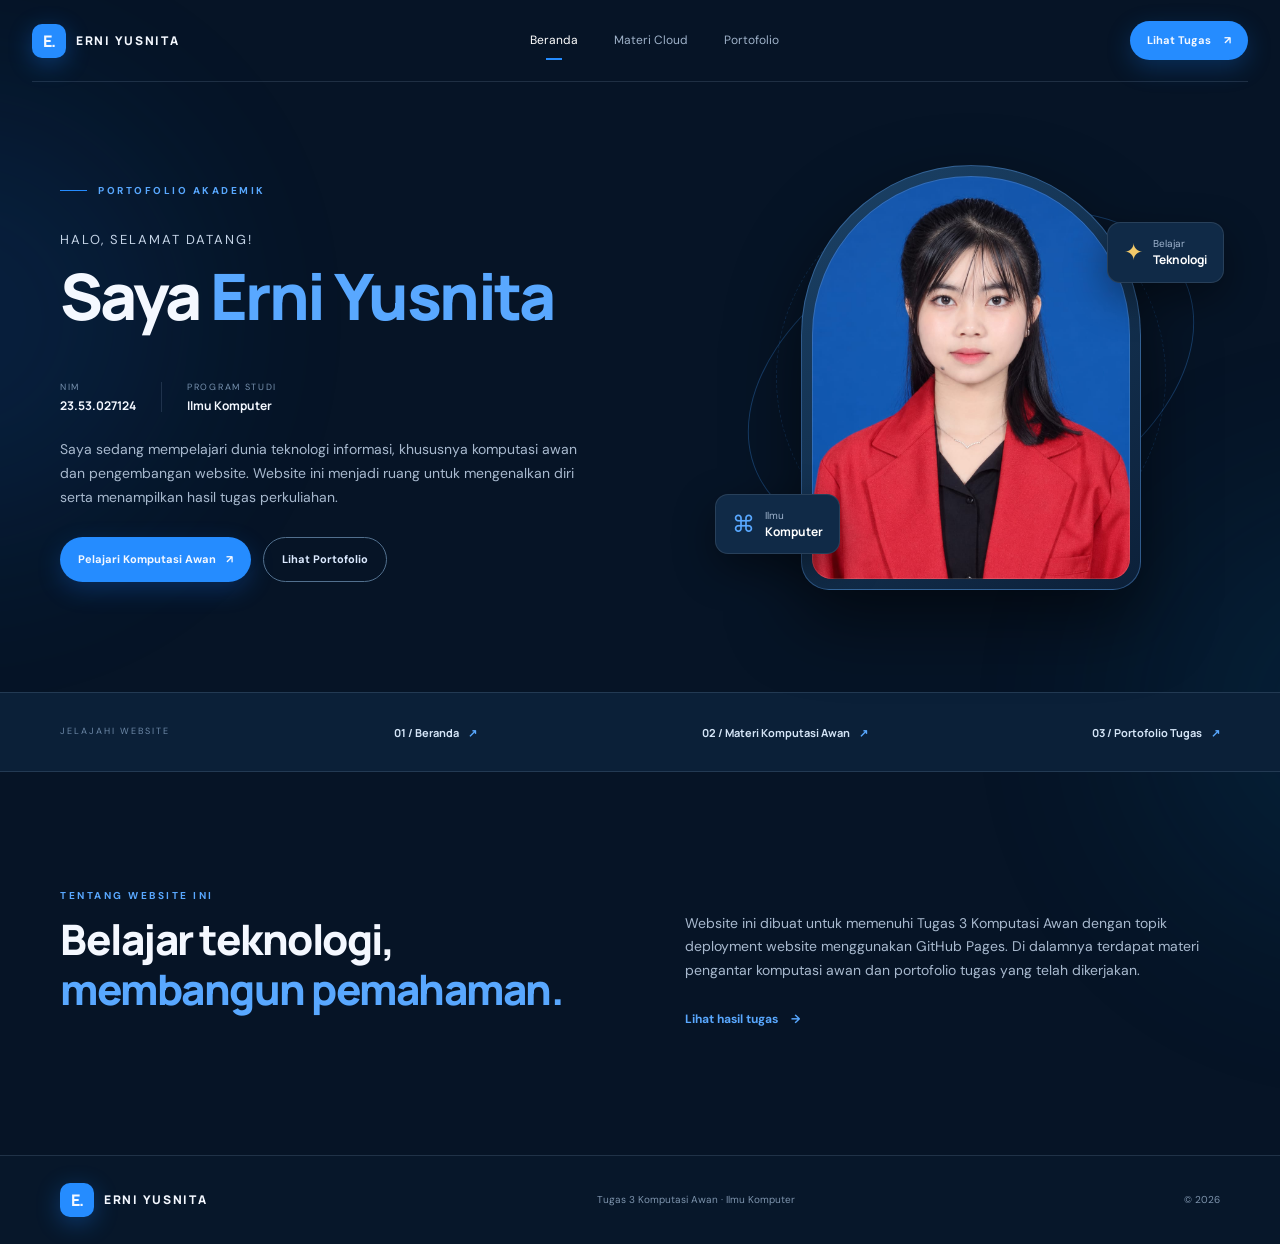
<file: index.html>
<head>
  <meta charset="UTF-8">
  <meta name="viewport" content="width=device-width, initial-scale=1.0">
  <meta name="description" content="Portofolio akademik Erni Yusnita, mahasiswa Ilmu Komputer.">
  <title>Erni Yusnita | Personal Portfolio</title>
  <link rel="preconnect" href="https://fonts.googleapis.com">
  <link rel="preconnect" href="https://fonts.gstatic.com" crossorigin>
  <link href="https://fonts.googleapis.com/css2?family=DM+Sans:wght@400;500;600;700&family=Manrope:wght@400;500;600;700;800&display=swap" rel="stylesheet">
  <link rel="stylesheet" href="assets/css/style.css">
</head>
<body>
  <div class="page-glow glow-one"></div><div class="page-glow glow-two"></div>
  <header class="site-header">
    <a class="brand" href="index.html"><span class="brand-mark">E.</span><span>ERNI YUSNITA</span></a>
    <button class="menu-toggle" aria-label="Buka navigasi" aria-expanded="false"><span></span><span></span><span></span></button>
    <nav class="nav-links" aria-label="Navigasi utama">
      <a class="active" href="index.html">Beranda</a>
      <a href="materi.html">Materi Cloud</a>
      <a href="portofolio.html">Portofolio</a>
    </nav>
    <a class="header-cta" href="portofolio.html">Lihat Tugas <span>↗</span></a>
  </header>

  <main>
    <section class="hero section-wrap">
      <div class="hero-copy reveal">
        <p class="eyebrow"><span class="eyebrow-line"></span> PORTOFOLIO AKADEMIK</p>
        <p class="hero-kicker">HALO, SELAMAT DATANG!</p>
        <h1>Saya <span>Erni Yusnita</span></h1>
        <div class="hero-meta">
          <div><span class="meta-label">NIM</span><strong>23.53.027124</strong></div>
          <div class="meta-divider"></div>
          <div><span class="meta-label">PROGRAM STUDI</span><strong>Ilmu Komputer</strong></div>
        </div>
        <p class="hero-description">Saya sedang mempelajari dunia teknologi informasi, khususnya komputasi awan dan pengembangan website. Website ini menjadi ruang untuk mengenalkan diri serta menampilkan hasil tugas perkuliahan.</p>
        <div class="hero-actions">
          <a class="button button-primary" href="materi.html">Pelajari Komputasi Awan <span>↗</span></a>
          <a class="button button-ghost" href="portofolio.html">Lihat Portofolio</a>
        </div>
      </div>
      <div class="hero-visual reveal">
        <div class="orbit orbit-large"></div><div class="orbit orbit-small"></div>
        <div class="portrait-frame">
          <img src="assets/images/foto-erni.jpeg" alt="Foto Erni Yusnita">
        </div>
        <div class="floating-note note-top"><span class="note-icon">✦</span><span>Belajar<br><strong>Teknologi</strong></span></div>
        <div class="floating-note note-bottom"><span class="note-icon note-icon-blue">⌘</span><span>Ilmu<br><strong>Komputer</strong></span></div>
      </div>
    </section>
    <section class="quick-strip">
      <div class="section-wrap strip-inner">
        <span>JELAJAHI WEBSITE</span>
        <a href="index.html">01 / Beranda <b>↗</b></a>
        <a href="materi.html">02 / Materi Komputasi Awan <b>↗</b></a>
        <a href="portofolio.html">03 / Portofolio Tugas <b>↗</b></a>
      </div>
    </section>

    <section class="intro-section section-wrap reveal">
      <div class="section-heading">
        <p class="eyebrow">TENTANG WEBSITE INI</p>
        <h2>Belajar teknologi,<br><span>membangun pemahaman.</span></h2>
      </div>
      <div class="intro-text">
        <p>Website ini dibuat untuk memenuhi Tugas 3 Komputasi Awan dengan topik deployment website menggunakan GitHub Pages. Di dalamnya terdapat materi pengantar komputasi awan dan portofolio tugas yang telah dikerjakan.</p>
        <a class="text-link" href="portofolio.html">Lihat hasil tugas <span>→</span></a>
      </div>
    </section>
  </main>

  <footer class="site-footer">
    <div class="section-wrap footer-inner"><a class="brand" href="index.html"><span class="brand-mark">E.</span><span>ERNI YUSNITA</span></a><p>Tugas 3 Komputasi Awan · Ilmu Komputer</p><span>© 2026</span></div>
  </footer>
  <script src="assets/js/main.js"></script>
</body>
</html>
</file>
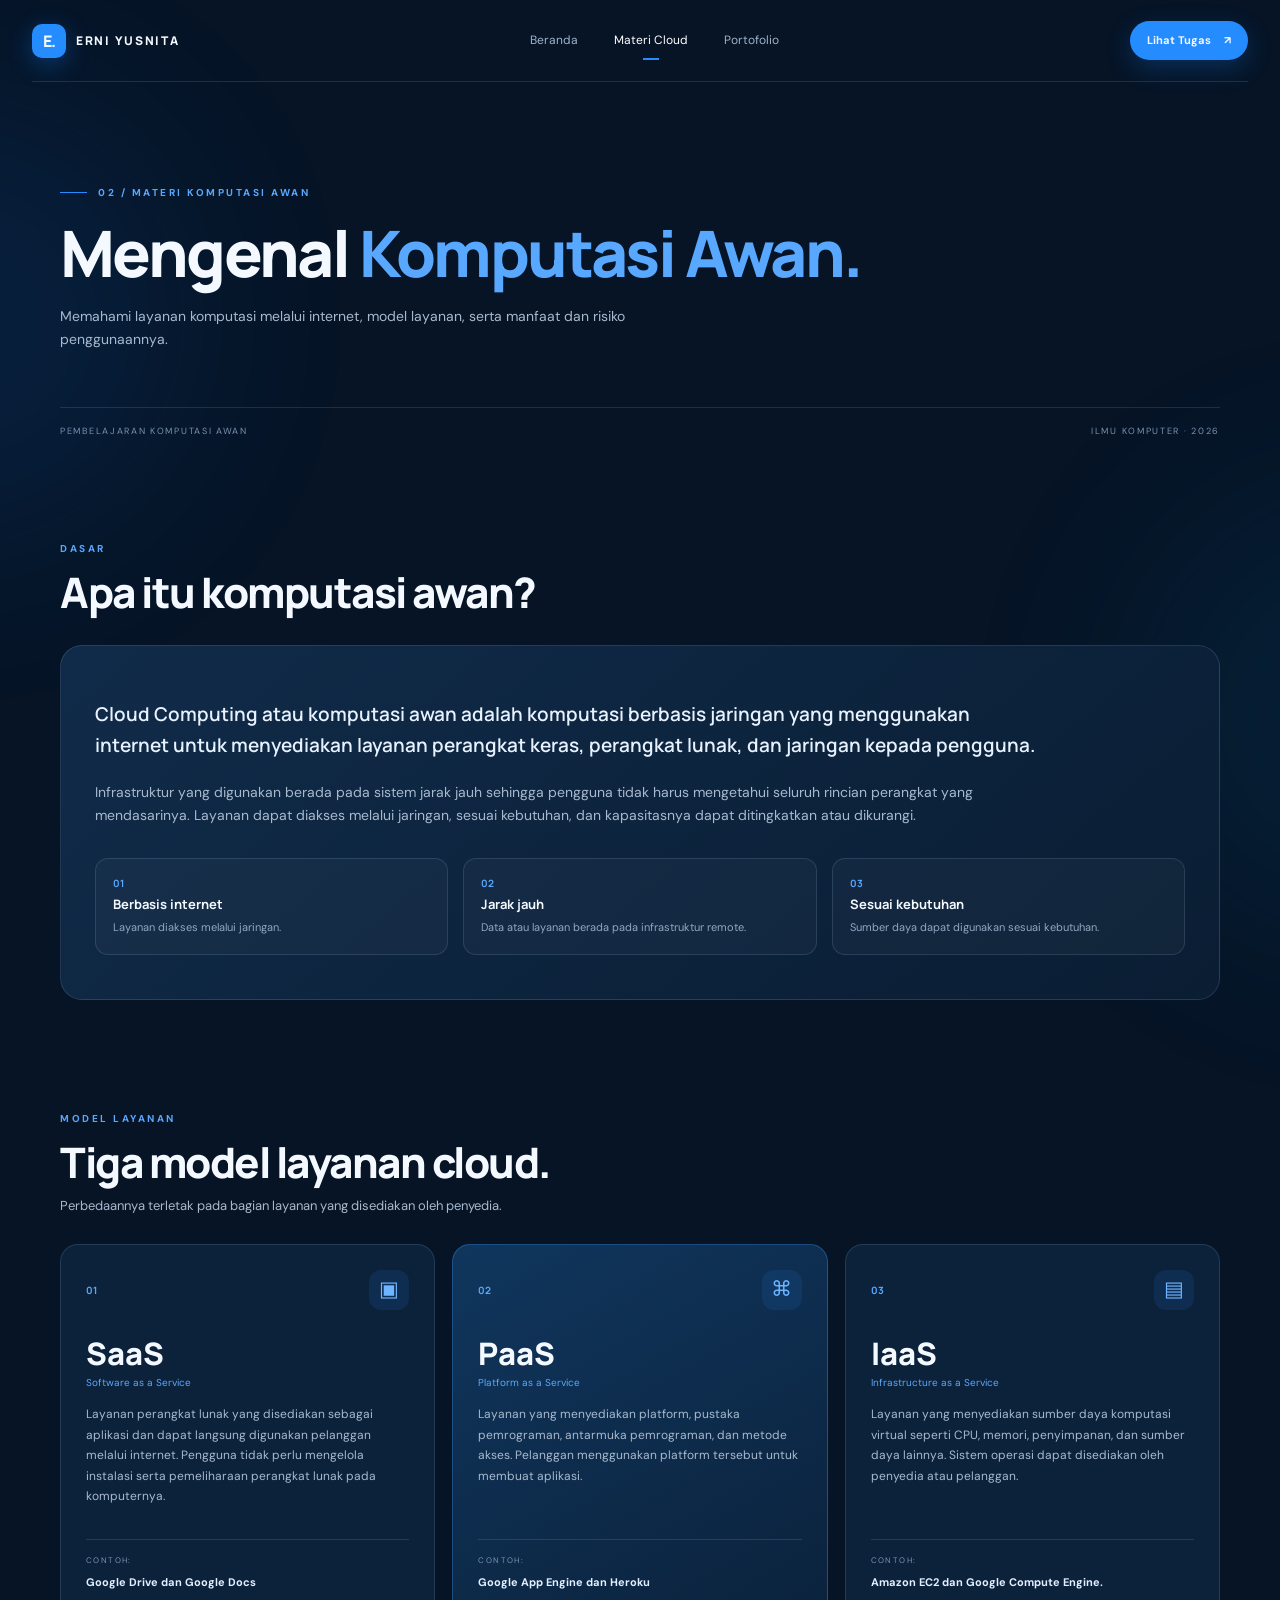
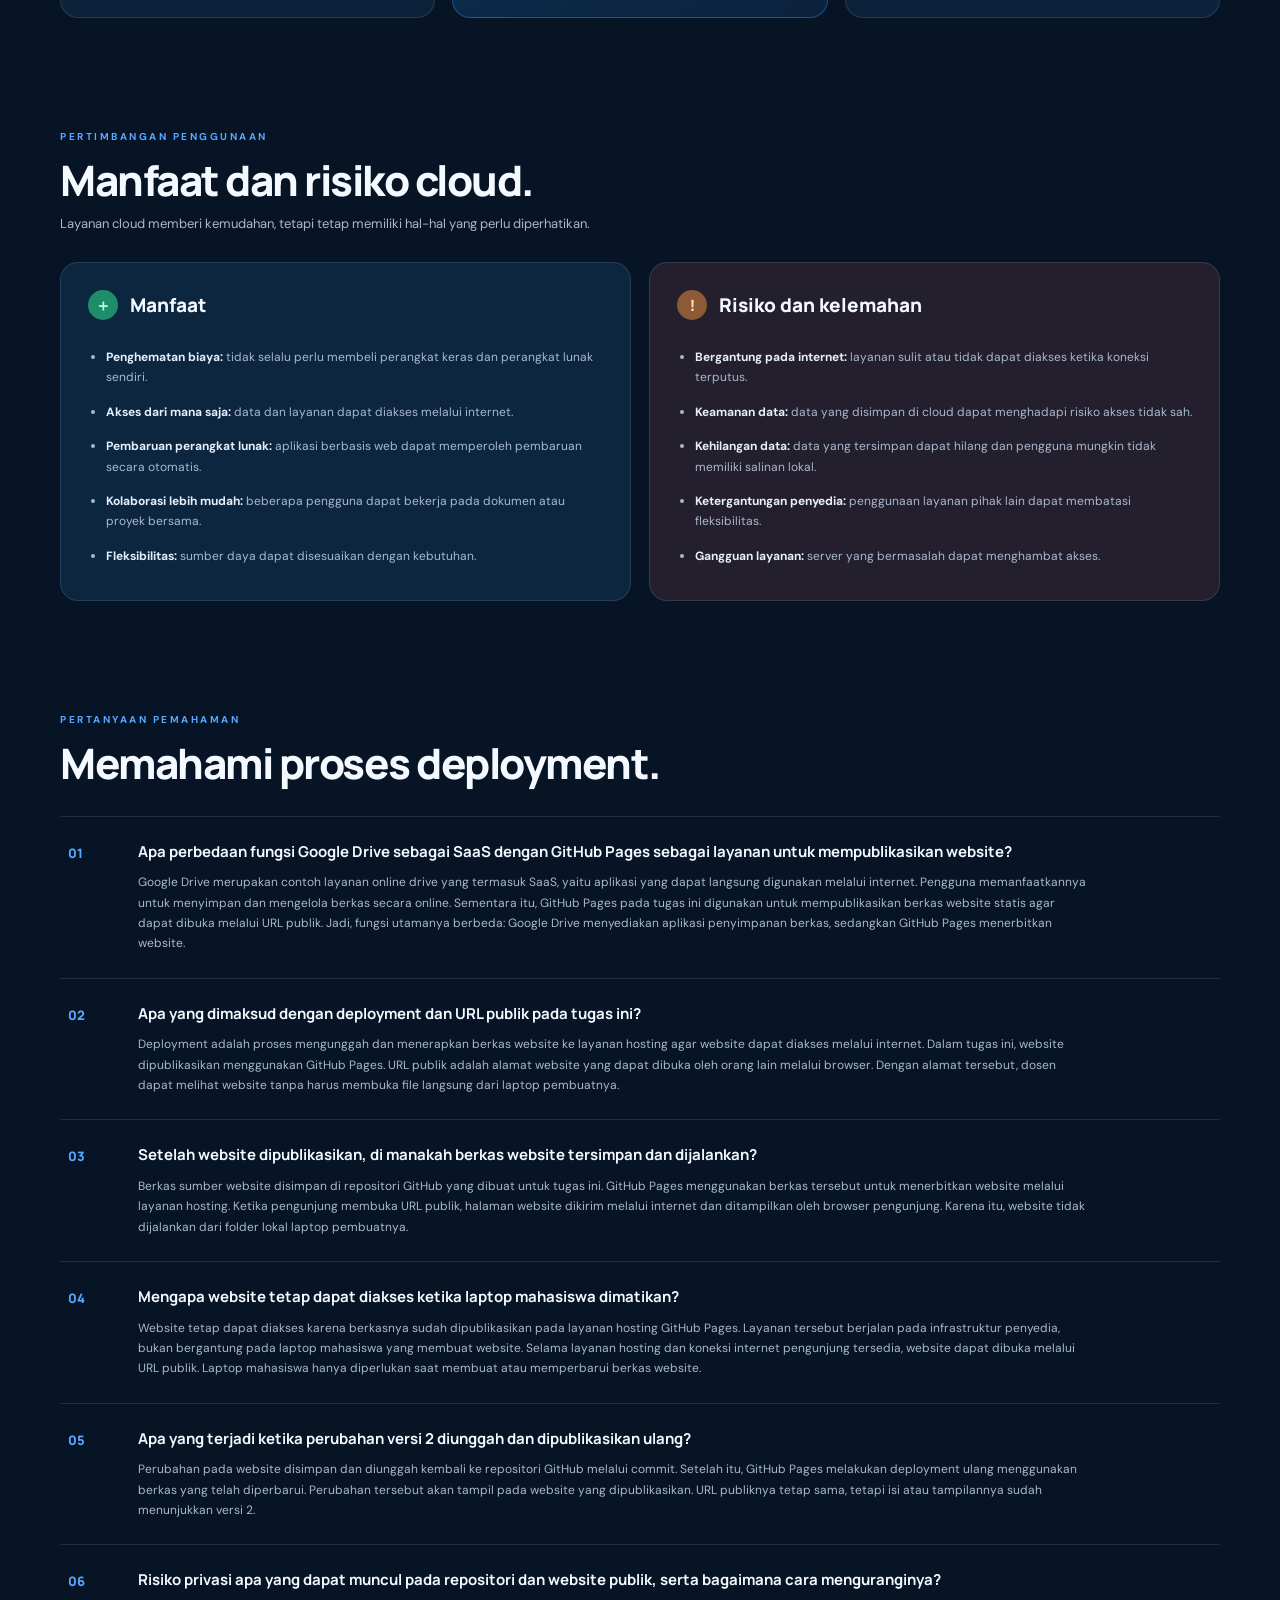
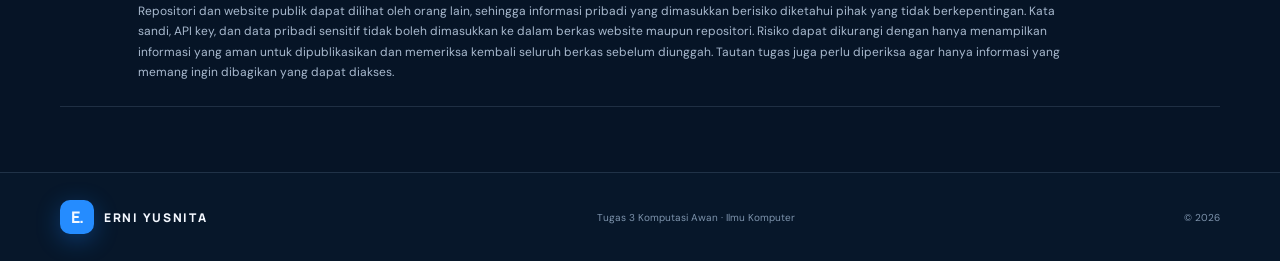
<file: materi.html>
<head>
  <meta charset="UTF-8"><meta name="viewport" content="width=device-width, initial-scale=1.0">
  <meta name="description" content="Materi komputasi awan, model layanan, manfaat, dan risiko.">
  <title>Materi Komputasi Awan | Erni Yusnita</title>
  <link rel="preconnect" href="https://fonts.googleapis.com"><link rel="preconnect" href="https://fonts.gstatic.com" crossorigin>
  <link href="https://fonts.googleapis.com/css2?family=DM+Sans:wght@400;500;600;700&family=Manrope:wght@400;500;600;700;800&display=swap" rel="stylesheet">
  <link rel="stylesheet" href="assets/css/style.css">
</head>
<body>
  <div class="page-glow glow-one"></div><div class="page-glow glow-two"></div>
  <header class="site-header">
    <a class="brand" href="index.html"><span class="brand-mark">E.</span><span>ERNI YUSNITA</span></a>
    <button class="menu-toggle" aria-label="Buka navigasi" aria-expanded="false"><span></span><span></span><span></span></button>
    <nav class="nav-links" aria-label="Navigasi utama"><a href="index.html">Beranda</a><a class="active" href="materi.html">Materi Cloud</a><a href="portofolio.html">Portofolio</a></nav>
    <a class="header-cta" href="portofolio.html">Lihat Tugas <span>↗</span></a>
  </header>
  <main>
    <section class="page-hero section-wrap reveal">
      <p class="eyebrow"><span class="eyebrow-line"></span> 02 / MATERI KOMPUTASI AWAN</p>
      <h1>Mengenal <span>Komputasi Awan.</span></h1>
      <p>Memahami layanan komputasi melalui internet, model layanan, serta manfaat dan risiko penggunaannya.</p>
      <div class="page-hero-line"><span>PEMBELAJARAN KOMPUTASI AWAN</span><span>ILMU KOMPUTER · 2026</span></div>
    </section>

    <section class="content-section section-wrap reveal">
      <div class="section-heading"><p class="eyebrow">DASAR</p><h2>Apa itu komputasi awan?</h2></div>
      <div class="content-panel">
        <p class="lead-text">Cloud Computing atau komputasi awan adalah komputasi berbasis jaringan yang menggunakan internet untuk menyediakan layanan perangkat keras, perangkat lunak, dan jaringan kepada pengguna.</p>
        <p>Infrastruktur yang digunakan berada pada sistem jarak jauh sehingga pengguna tidak harus mengetahui seluruh rincian perangkat yang mendasarinya. Layanan dapat diakses melalui jaringan, sesuai kebutuhan, dan kapasitasnya dapat ditingkatkan atau dikurangi.</p>
        <div class="fact-row"><div><span class="fact-number">01</span><strong>Berbasis internet</strong><small>Layanan diakses melalui jaringan.</small></div><div><span class="fact-number">02</span><strong>Jarak jauh</strong><small>Data atau layanan berada pada infrastruktur remote.</small></div><div><span class="fact-number">03</span><strong>Sesuai kebutuhan</strong><small>Sumber daya dapat digunakan sesuai kebutuhan.</small></div></div>
      </div>
    </section>

    <section class="content-section section-wrap reveal">
      <div class="section-heading"><p class="eyebrow">MODEL LAYANAN</p><h2>Tiga model layanan cloud.</h2><p class="section-subtitle">Perbedaannya terletak pada bagian layanan yang disediakan oleh penyedia.</p></div>
      <div class="service-grid">
        <article class="service-card"><div class="service-top"><span class="service-index">01</span><span class="service-symbol">▣</span></div><h3>SaaS</h3><p class="service-full">Software as a Service</p><p>Layanan perangkat lunak yang disediakan sebagai aplikasi dan dapat langsung digunakan pelanggan melalui internet. Pengguna tidak perlu mengelola instalasi serta pemeliharaan perangkat lunak pada komputernya.</p><div class="example-box"><span>CONTOH:</span><strong>Google Drive dan Google Docs</strong></div></article>
        <article class="service-card featured"><div class="service-top"><span class="service-index">02</span><span class="service-symbol">⌘</span></div><h3>PaaS</h3><p class="service-full">Platform as a Service</p><p>Layanan yang menyediakan platform, pustaka pemrograman, antarmuka pemrograman, dan metode akses. Pelanggan menggunakan platform tersebut untuk membuat aplikasi.</p><div class="example-box"><span>CONTOH:</span><strong>Google App Engine dan Heroku</strong></div></article>
        <article class="service-card"><div class="service-top"><span class="service-index">03</span><span class="service-symbol">▤</span></div><h3>IaaS</h3><p class="service-full">Infrastructure as a Service</p><p>Layanan yang menyediakan sumber daya komputasi virtual seperti CPU, memori, penyimpanan, dan sumber daya lainnya. Sistem operasi dapat disediakan oleh penyedia atau pelanggan.</p><div class="example-box"><span>CONTOH:</span><strong>Amazon EC2 dan Google Compute Engine.</strong></div></article>
      </div>
    </section>

    <section class="content-section section-wrap reveal">
      <div class="section-heading"><p class="eyebrow">PERTIMBANGAN PENGGUNAAN</p><h2>Manfaat dan risiko cloud.</h2><p class="section-subtitle">Layanan cloud memberi kemudahan, tetapi tetap memiliki hal-hal yang perlu diperhatikan.</p></div>
      <div class="pros-cons">
        <article class="pros-card"><div class="pros-title"><span class="round-icon">＋</span><h3>Manfaat</h3></div><ul><li><strong>Penghematan biaya:</strong> tidak selalu perlu membeli perangkat keras dan perangkat lunak sendiri.</li><li><strong>Akses dari mana saja:</strong> data dan layanan dapat diakses melalui internet.</li><li><strong>Pembaruan perangkat lunak:</strong> aplikasi berbasis web dapat memperoleh pembaruan secara otomatis.</li><li><strong>Kolaborasi lebih mudah:</strong> beberapa pengguna dapat bekerja pada dokumen atau proyek bersama.</li><li><strong>Fleksibilitas:</strong> sumber daya dapat disesuaikan dengan kebutuhan.</li></ul></article>
        <article class="cons-card"><div class="pros-title"><span class="round-icon warning">!</span><h3>Risiko dan kelemahan</h3></div><ul><li><strong>Bergantung pada internet:</strong> layanan sulit atau tidak dapat diakses ketika koneksi terputus.</li><li><strong>Keamanan data:</strong> data yang disimpan di cloud dapat menghadapi risiko akses tidak sah.</li><li><strong>Kehilangan data:</strong> data yang tersimpan dapat hilang dan pengguna mungkin tidak memiliki salinan lokal.</li><li><strong>Ketergantungan penyedia:</strong> penggunaan layanan pihak lain dapat membatasi fleksibilitas.</li><li><strong>Gangguan layanan:</strong> server yang bermasalah dapat menghambat akses.</li></ul></article>
      </div>
    </section>

    <section class="content-section section-wrap reveal">
      <div class="section-heading"><p class="eyebrow">PERTANYAAN PEMAHAMAN</p><h2>Memahami proses deployment.</h2></div>
      <div class="qa-list">
        <article class="qa-item"><span>01</span><div><h3>Apa perbedaan fungsi Google Drive sebagai SaaS dengan GitHub Pages sebagai layanan untuk mempublikasikan website?</h3><p>Google Drive merupakan contoh layanan online drive yang termasuk SaaS, yaitu aplikasi yang dapat langsung digunakan melalui internet. Pengguna memanfaatkannya untuk menyimpan dan mengelola berkas secara online. Sementara itu, GitHub Pages pada tugas ini digunakan untuk mempublikasikan berkas website statis agar dapat dibuka melalui URL publik. Jadi, fungsi utamanya berbeda: Google Drive menyediakan aplikasi penyimpanan berkas, sedangkan GitHub Pages menerbitkan website.</p></div></article>
        <article class="qa-item"><span>02</span><div><h3>Apa yang dimaksud dengan deployment dan URL publik pada tugas ini?</h3><p>Deployment adalah proses mengunggah dan menerapkan berkas website ke layanan hosting agar website dapat diakses melalui internet. Dalam tugas ini, website dipublikasikan menggunakan GitHub Pages. URL publik adalah alamat website yang dapat dibuka oleh orang lain melalui browser. Dengan alamat tersebut, dosen dapat melihat website tanpa harus membuka file langsung dari laptop pembuatnya.</p></div></article>
        <article class="qa-item"><span>03</span><div><h3>Setelah website dipublikasikan, di manakah berkas website tersimpan dan dijalankan?</h3><p>Berkas sumber website disimpan di repositori GitHub yang dibuat untuk tugas ini. GitHub Pages menggunakan berkas tersebut untuk menerbitkan website melalui layanan hosting. Ketika pengunjung membuka URL publik, halaman website dikirim melalui internet dan ditampilkan oleh browser pengunjung. Karena itu, website tidak dijalankan dari folder lokal laptop pembuatnya.</p></div></article>
        <article class="qa-item"><span>04</span><div><h3>Mengapa website tetap dapat diakses ketika laptop mahasiswa dimatikan?</h3><p>Website tetap dapat diakses karena berkasnya sudah dipublikasikan pada layanan hosting GitHub Pages. Layanan tersebut berjalan pada infrastruktur penyedia, bukan bergantung pada laptop mahasiswa yang membuat website. Selama layanan hosting dan koneksi internet pengunjung tersedia, website dapat dibuka melalui URL publik. Laptop mahasiswa hanya diperlukan saat membuat atau memperbarui berkas website.</p></div></article>
        <article class="qa-item"><span>05</span><div><h3>Apa yang terjadi ketika perubahan versi 2 diunggah dan dipublikasikan ulang?</h3><p>Perubahan pada website disimpan dan diunggah kembali ke repositori GitHub melalui commit. Setelah itu, GitHub Pages melakukan deployment ulang menggunakan berkas yang telah diperbarui. Perubahan tersebut akan tampil pada website yang dipublikasikan. URL publiknya tetap sama, tetapi isi atau tampilannya sudah menunjukkan versi 2.</p></div></article>
        <article class="qa-item"><span>06</span><div><h3>Risiko privasi apa yang dapat muncul pada repositori dan website publik, serta bagaimana cara menguranginya?</h3><p>Repositori dan website publik dapat dilihat oleh orang lain, sehingga informasi pribadi yang dimasukkan berisiko diketahui pihak yang tidak berkepentingan. Kata sandi, API key, dan data pribadi sensitif tidak boleh dimasukkan ke dalam berkas website maupun repositori. Risiko dapat dikurangi dengan hanya menampilkan informasi yang aman untuk dipublikasikan dan memeriksa kembali seluruh berkas sebelum diunggah. Tautan tugas juga perlu diperiksa agar hanya informasi yang memang ingin dibagikan yang dapat diakses.</p></div></article>
      </div>
    </section>
  </main>
  <footer class="site-footer"><div class="section-wrap footer-inner"><a class="brand" href="index.html"><span class="brand-mark">E.</span><span>ERNI YUSNITA</span></a><p>Tugas 3 Komputasi Awan · Ilmu Komputer</p><span>© 2026</span></div></footer>
  <script src="assets/js/main.js"></script>
</body>
</html>
</file>
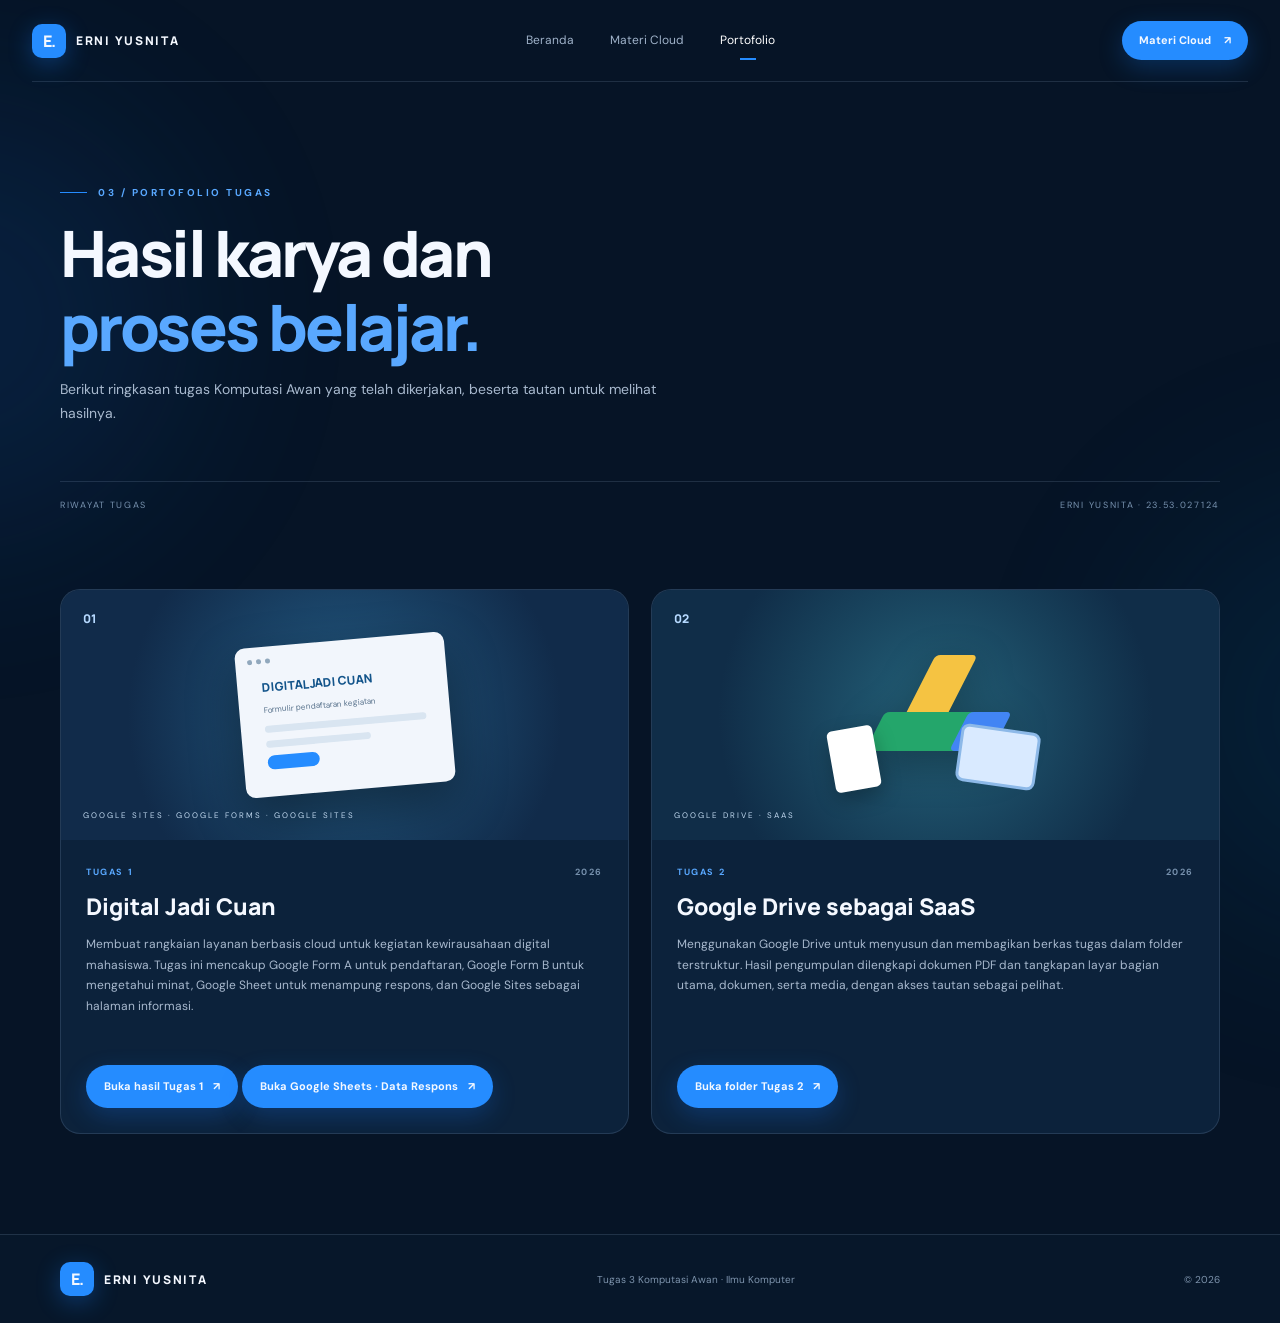
<file: portofolio.html>
<head>
  <meta charset="UTF-8"><meta name="viewport" content="width=device-width, initial-scale=1.0">
  <meta name="description" content="Portofolio hasil Tugas 1 dan Tugas 2 Erni Yusnita.">
  <title>Portofolio Tugas | Erni Yusnita</title>
  <link rel="preconnect" href="https://fonts.googleapis.com"><link rel="preconnect" href="https://fonts.gstatic.com" crossorigin>
  <link href="https://fonts.googleapis.com/css2?family=DM+Sans:wght@400;500;600;700&family=Manrope:wght@400;500;600;700;800&display=swap" rel="stylesheet">
  <link rel="stylesheet" href="assets/css/style.css">
</head>
<body>
  <div class="page-glow glow-one"></div><div class="page-glow glow-two"></div>
  <header class="site-header">
    <a class="brand" href="index.html"><span class="brand-mark">E.</span><span>ERNI YUSNITA</span></a>
    <button class="menu-toggle" aria-label="Buka navigasi" aria-expanded="false"><span></span><span></span><span></span></button>
    <nav class="nav-links" aria-label="Navigasi utama"><a href="index.html">Beranda</a><a href="materi.html">Materi Cloud</a><a class="active" href="portofolio.html">Portofolio</a></nav>
    <a class="header-cta" href="materi.html">Materi Cloud <span>↗</span></a>
  </header>
  <main>
    <section class="page-hero section-wrap reveal">
      <p class="eyebrow"><span class="eyebrow-line"></span> 03 / PORTOFOLIO TUGAS</p>
      <h1>Hasil karya dan<br><span>proses belajar.</span></h1>
      <p>Berikut ringkasan tugas Komputasi Awan yang telah dikerjakan, beserta tautan untuk melihat hasilnya.</p>
      <div class="page-hero-line"><span>RIWAYAT TUGAS</span><span>ERNI YUSNITA · 23.53.027124</span></div>
    </section>
    <section class="portfolio-section section-wrap reveal">
      <div class="portfolio-grid">
        <article class="portfolio-card">
          <div class="project-visual project-one"><span class="project-number">01</span><div class="mock-window"><div class="mock-dots"><i></i><i></i><i></i></div><div class="mock-form"><b>DIGITAL JADI CUAN</b><span>Formulir pendaftaran kegiatan</span><span class="mock-line"></span><span class="mock-line short"></span><span class="mock-pill"></span></div></div><span class="project-label">GOOGLE SITES · GOOGLE FORMS · GOOGLE SITES</span></div>
          <div class="project-content"><div class="project-meta"><span>TUGAS 1</span><span class="project-year">2026</span></div><h2>Digital Jadi Cuan</h2><p>Membuat rangkaian layanan berbasis cloud untuk kegiatan kewirausahaan digital mahasiswa. Tugas ini mencakup Google Form A untuk pendaftaran, Google Form B untuk mengetahui minat, Google Sheet untuk menampung respons, dan Google Sites sebagai halaman informasi.</p><a class="button button-primary project-button" href="https://sites.google.com/view/erni-yusnita-2353027124-tugas/beranda" target="_blank" rel="noopener noreferrer">Buka hasil Tugas 1 <span>↗</span></a>
            <a class="button button-primary project-button" href="https://docs.google.com/spreadsheets/d/1Fzy54nGw6Vv4n7raoGy7bPWdbpuyo_eLljhtqTXzD1Y/edit?usp=sharing" target="_blank" rel="noopener noreferrer">Buka Google Sheets · Data Respons <span>↗</span></a></div>
        </article>
        <article class="portfolio-card">
          <div class="project-visual project-two"><span class="project-number">02</span><div class="drive-illustration"><div class="drive-triangle"><span></span><span></span><span></span></div><div class="drive-folder"></div><div class="drive-file"></div></div><span class="project-label">GOOGLE DRIVE · SAAS</span></div>
          <div class="project-content"><div class="project-meta"><span>TUGAS 2</span><span class="project-year">2026</span></div><h2>Google Drive sebagai SaaS</h2><p>Menggunakan Google Drive untuk menyusun dan membagikan berkas tugas dalam folder terstruktur. Hasil pengumpulan dilengkapi dokumen PDF dan tangkapan layar bagian utama, dokumen, serta media, dengan akses tautan sebagai pelihat.</p><a class="button button-primary project-button" href="https://drive.google.com/drive/u/2/folders/1-nBYYQFoz_269GPATbZCnTzPyXOV7xA0" target="_blank" rel="noopener noreferrer">Buka folder Tugas 2 <span>↗</span></a></div>
        </article>
      </div>
    </section>
  </main>
  <footer class="site-footer"><div class="section-wrap footer-inner"><a class="brand" href="index.html"><span class="brand-mark">E.</span><span>ERNI YUSNITA</span></a><p>Tugas 3 Komputasi Awan · Ilmu Komputer</p><span>© 2026</span></div></footer>
  <script src="assets/js/main.js"></script>
</body>
</html>
</file>
<file: assets/css/style.css>
:root {
    --bg: #061426;
    --bg2: #091d34;
    --panel: #0d2540;
    --panel2: #102c4b;
    --blue: #258cff;
    --blue2: #59a8ff;
    --text: #f4f8ff;
    --muted: #a8b9ce;
    --line: rgba(180, 210, 245, .14);
    --font-head: "Manrope", sans-serif;
    --font-body: "DM Sans", sans-serif
}

* {
    box-sizing: border-box
}

html {
    scroll-behavior: smooth
}

body {
    margin: 0;
    background: var(--bg);
    color: var(--text);
    font-family: var(--font-body);
    line-height: 1.7;
    overflow-x: hidden
}

a {
    color: inherit;
    text-decoration: none
}

.page-glow {
    position: fixed;
    width: 440px;
    height: 440px;
    border-radius: 50%;
    filter: blur(100px);
    opacity: .12;
    pointer-events: none;
    z-index: -1
}

.glow-one {
    background: #1478e9;
    top: 100px;
    left: -260px
}

.glow-two {
    background: #0870a9;
    right: -300px;
    top: 55%
}

.section-wrap {
    width: min(1160px, calc(100% - 64px));
    margin-inline: auto
}

.site-header {
    height: 82px;
    width: min(1280px, calc(100% - 64px));
    margin: auto;
    display: flex;
    align-items: center;
    justify-content: space-between;
    border-bottom: 1px solid var(--line);
    position: relative;
    z-index: 10
}

.brand {
    display: flex;
    align-items: center;
    gap: 10px;
    font: 800 12px var(--font-head);
    letter-spacing: 1.7px
}

.brand-mark {
    width: 34px;
    height: 34px;
    display: grid;
    place-items: center;
    background: var(--blue);
    border-radius: 10px;
    font: 800 16px var(--font-head);
    letter-spacing: -1px;
    box-shadow: 0 6px 24px #1680ff55
}

.nav-links {
    display: flex;
    gap: 36px;
    align-items: center
}

.nav-links a {
    font-size: 12px;
    color: #9fb2c9;
    transition: .25s
}

.nav-links a:hover,
.nav-links a.active {
    color: #fff
}

.nav-links a.active:after {
    content: "";
    display: block;
    width: 16px;
    height: 2px;
    background: var(--blue);
    margin: 7px auto -9px
}

.header-cta {
    font-size: 11px;
    font-weight: 700;
    background: var(--blue);
    padding: 10px 17px;
    border-radius: 30px;
    box-shadow: 0 8px 24px #1478e944
}

.header-cta span,
.button span {
    margin-left: 10px
}

.menu-toggle {
    display: none;
    background: none;
    border: 0;
    padding: 8px
}

.menu-toggle span {
    display: block;
    width: 22px;
    height: 2px;
    background: #fff;
    margin: 5px
}

.hero {
    min-height: 610px;
    display: grid;
    grid-template-columns: 1.1fr .9fr;
    align-items: center;
    gap: 55px;
    padding-top: 35px;
    padding-bottom: 55px
}

.eyebrow {
    font-size: 10px;
    letter-spacing: 2.5px;
    color: var(--blue2);
    font-weight: 700;
    display: flex;
    align-items: center;
    gap: 11px
}

.eyebrow-line {
    width: 27px;
    height: 1px;
    background: var(--blue)
}

.hero-kicker {
    font-size: 13px;
    color: #c5d4e7;
    letter-spacing: 2px;
    margin: 30px 0 7px
}

.hero h1,
.page-hero h1 {
    font: 800 clamp(38px, 5vw, 65px)/1.15 var(--font-head);
    letter-spacing: -2.6px;
    margin: 0
}

.hero h1 span,
.page-hero h1 span,
.section-heading h2 span {
    color: var(--blue2)
}

.hero-description {
    max-width: 540px;
    color: var(--muted);
    font-size: 14px;
    margin: 24px 0 27px
}

.hero-actions {
    display: flex;
    gap: 12px;
    flex-wrap: wrap
}

.button {
    display: inline-flex;
    align-items: center;
    justify-content: center;
    padding: 12px 18px;
    border-radius: 30px;
    font-size: 11px;
    font-weight: 700;
    transition: transform .25s, background .25s;
    cursor: pointer
}

.button:hover {
    transform: translateY(-3px)
}

.button-primary {
    background: var(--blue);
    box-shadow: 0 8px 24px #1478ff3d
}

.button-primary:hover {
    background: #4aa0ff
}

.button-ghost {
    border: 1px solid #52708e;
    color: #dceaff
}

.hero-meta {
    display: flex;
    align-items: center;
    gap: 25px;
    margin-top: 48px
}

.hero-meta div:not(.meta-divider) {
    display: grid;
    gap: 2px
}

.meta-label {
    font-size: 9px;
    letter-spacing: 1.7px;
    color: #7892af
}

.hero-meta strong {
    font: 700 12px var(--font-head)
}

.meta-divider {
    height: 30px;
    width: 1px;
    background: var(--line)
}

.hero-visual {
    height: 500px;
    position: relative;
    display: grid;
    place-items: center
}

.portrait-frame {
    width: min(340px, 78%);
    height: 425px;
    position: relative;
    z-index: 2;
    border: 1px solid #5c9de866;
    border-radius: 170px 170px 28px 28px;
    padding: 10px;
    background: linear-gradient(145deg, #1b4267, #0c2039);
    box-shadow: 0 30px 70px #0008;
    overflow: hidden
}

.portrait-frame:before {
    content: "";
    position: absolute;
    inset: 10px;
    border: 1px solid #ffffff22;
    border-radius: 160px 160px 20px 20px;
    z-index: 1;
    pointer-events: none
}

.portrait-frame img {
    width: 100%;
    height: 100%;
    object-fit: cover;
    object-position: center 25%;
    border-radius: 160px 160px 20px 20px
}

.portrait-tag {
    position: absolute;
    z-index: 3;
    bottom: 23px;
    left: 50%;
    transform: translateX(-50%);
    white-space: nowrap;
    background: #07172bdc;
    border: 1px solid #ffffff24;
    padding: 8px 13px;
    border-radius: 30px;
    font-size: 9px;
    letter-spacing: 1.4px
}

.status-dot {
    display: inline-block;
    width: 6px;
    height: 6px;
    background: #56d99a;
    border-radius: 50%;
    margin-right: 7px;
    box-shadow: 0 0 10px #56d99a
}

.orbit {
    position: absolute;
    border: 1px solid #3b8ee655;
    border-radius: 50%;
    transform: rotate(-24deg)
}

.orbit-large {
    width: 470px;
    height: 300px
}

.orbit-small {
    width: 390px;
    height: 390px;
    border-style: dashed;
    opacity: .55
}

.floating-note {
    position: absolute;
    z-index: 4;
    display: flex;
    align-items: center;
    gap: 10px;
    padding: 12px 16px;
    border-radius: 13px;
    background: #102a47;
    border: 1px solid #ffffff1a;
    box-shadow: 0 15px 40px #0006;
    font-size: 10px;
    line-height: 1.5;
    color: #9fb4ce
}

.floating-note strong {
    font: 700 12px var(--font-head);
    color: white
}

.note-top {
    top: 95px;
    right: -4px
}

.note-bottom {
    bottom: 73px;
    left: -8px
}

.note-icon {
    font-size: 23px;
    color: #f2c96a
}

.note-icon-blue {
    color: var(--blue2)
}

.quick-strip {
    background: #0b2038;
    border-block: 1px solid var(--line)
}

.strip-inner {
    min-height: 78px;
    display: flex;
    align-items: center;
    justify-content: space-between;
    gap: 20px
}

.strip-inner>span {
    font-size: 9px;
    letter-spacing: 2px;
    color: #6e89a8
}

.strip-inner a {
    font: 700 11px var(--font-head);
    color: #d5e5f7
}

.strip-inner a b {
    color: var(--blue2);
    margin-left: 7px
}

.intro-section {
    padding: 105px 0;
    display: grid;
    grid-template-columns: 1fr 1fr;
    gap: 90px;
    align-items: center
}

.section-heading h2 {
    font: 800 clamp(29px, 3.5vw, 43px)/1.25 var(--font-head);
    letter-spacing: -1.5px;
    margin: 8px 0
}

.intro-text p,
.content-panel p {
    font-size: 14px;
    color: var(--muted)
}

.text-link {
    display: inline-block;
    color: var(--blue2);
    font-weight: 700;
    font-size: 12px;
    margin-top: 12px
}

.text-link span {
    margin-left: 10px
}

.site-footer {
    border-top: 1px solid var(--line);
    background: #07172a
}

.footer-inner {
    min-height: 88px;
    display: flex;
    align-items: center;
    justify-content: space-between;
    gap: 20px
}

.footer-inner p,
.footer-inner>span {
    font-size: 10px;
    color: #7e94ad
}

.page-hero {
    padding: 92px 0 56px
}

.page-hero h1 {
    font-size: clamp(40px, 5.5vw, 64px);
    max-width: 850px;
    margin: 15px 0
}

.page-hero>p:not(.eyebrow) {
    max-width: 640px;
    color: var(--muted);
    font-size: 14px
}

.page-hero-line {
    display: flex;
    justify-content: space-between;
    border-top: 1px solid var(--line);
    margin-top: 55px;
    padding-top: 16px;
    color: #7892af;
    font-size: 9px;
    letter-spacing: 1.7px
}

.content-section {
    padding: 35px 0 65px
}

.section-heading {
    margin-bottom: 27px
}

.section-heading h2 {
    font: 800 clamp(28px, 3.6vw, 42px)/1.2 var(--font-head);
    letter-spacing: -1.5px;
    margin: 8px 0
}

.section-subtitle {
    color: var(--muted);
    font-size: 13px;
    margin: 8px 0
}

.content-panel {
    background: linear-gradient(140deg, #102b49, #0a1d33);
    border: 1px solid var(--line);
    border-radius: 22px;
    padding: 34px
}

.content-panel p {
    max-width: 900px
}

.content-panel .lead-text {
    font: 600 19px/1.65 var(--font-head);
    color: #e8f2ff;
    max-width: 940px
}

.fact-row {
    display: grid;
    grid-template-columns: repeat(3, 1fr);
    gap: 15px;
    margin: 30px 0 10px
}

.fact-row>div {
    padding: 17px;
    background: #ffffff08;
    border: 1px solid var(--line);
    border-radius: 13px;
    display: grid;
    gap: 5px
}

.fact-number {
    font: 700 10px var(--font-head);
    color: var(--blue2)
}

.fact-row strong {
    font: 700 13px var(--font-head)
}

.fact-row small {
    color: #91a8c2;
    font-size: 11px
}

.source-note {
    font-size: 10px !important;
    color: #7892ad !important;
    margin-top: 20px;
    letter-spacing: .2px
}

.service-grid {
    display: grid;
    grid-template-columns: repeat(3, 1fr);
    gap: 17px
}

.service-card {
    background: #0c223b;
    border: 1px solid var(--line);
    border-radius: 18px;
    padding: 25px;
    transition: .25s
}

.service-card:hover {
    transform: translateY(-5px);
    border-color: #398de877
}

.service-card.featured {
    background: linear-gradient(150deg, #10365d, #0b223c);
    border-color: #328be966
}

.service-top {
    display: flex;
    justify-content: space-between;
    align-items: center
}

.service-index {
    font: 700 10px var(--font-head);
    color: var(--blue2)
}

.service-symbol {
    width: 40px;
    height: 40px;
    border-radius: 12px;
    background: #258cff1c;
    color: #6eb4ff;
    display: grid;
    place-items: center;
    font-size: 21px
}

.service-card h3 {
    font: 800 31px var(--font-head);
    margin: 22px 0 0
}

.service-full {
    font-size: 10px !important;
    color: var(--blue2) !important;
    margin: 0 0 13px !important
}

.service-card>p:not(.service-full) {
    font-size: 12px;
    color: var(--muted);
    min-height: 115px
}

.example-box {
    margin-top: 20px;
    padding-top: 14px;
    border-top: 1px solid var(--line);
    display: grid;
    gap: 5px
}

.example-box span {
    font-size: 8px;
    letter-spacing: 1.4px;
    color: #7793b1
}

.example-box strong {
    font-size: 11px;
    color: #e4efff
}

.pros-cons {
    display: grid;
    grid-template-columns: 1fr 1fr;
    gap: 18px
}

.pros-card,
.cons-card {
    padding: 27px;
    border-radius: 18px;
    border: 1px solid var(--line);
    background: #0d263f
}

.cons-card {
    background: #241f2c
}

.pros-title {
    display: flex;
    align-items: center;
    gap: 12px
}

.pros-title h3 {
    font: 800 19px var(--font-head);
    margin: 0
}

.round-icon {
    width: 30px;
    height: 30px;
    display: grid;
    place-items: center;
    border-radius: 50%;
    background: #1e8e6a;
    color: #b7ffe1;
    font-weight: 700
}

.round-icon.warning {
    background: #8c5a34;
    color: #ffe0b9
}

.pros-cons ul {
    padding-left: 18px;
    margin: 20px 0 0
}

.pros-cons li {
    font-size: 12px;
    color: var(--muted);
    padding: 7px 0
}

.pros-cons li strong {
    color: #e6f0fc
}

.qa-list {
    border-top: 1px solid var(--line)
}

.qa-item {
    display: grid;
    grid-template-columns: 55px 1fr;
    gap: 15px;
    padding: 24px 8px;
    border-bottom: 1px solid var(--line)
}

.qa-item>span {
    font: 800 13px var(--font-head);
    color: var(--blue2);
    padding-top: 3px
}

.qa-item h3 {
    font: 700 15px/1.5 var(--font-head);
    margin: 0 0 9px
}

.qa-item p {
    font-size: 12px;
    color: var(--muted);
    margin: 0;
    max-width: 950px
}

.portfolio-section {
    padding: 20px 0 100px
}

.portfolio-grid {
    display: grid;
    grid-template-columns: 1fr 1fr;
    gap: 22px
}

.portfolio-card {
    border: 1px solid var(--line);
    border-radius: 20px;
    overflow: hidden;
    background: #0c223b;
    transition: .25s
}

.portfolio-card:hover {
    transform: translateY(-5px);
    border-color: #388ee877
}

.project-visual {
    height: 250px;
    position: relative;
    display: grid;
    place-items: center;
    overflow: hidden
}

.project-one {
    background: radial-gradient(circle at 50% 50%, #245d86, #112b4a 70%)
}

.project-two {
    background: radial-gradient(circle at 50% 50%, #24627a, #102d48 70%)
}

.project-number {
    position: absolute;
    top: 20px;
    left: 22px;
    font: 800 12px var(--font-head);
    color: #b6d9ff
}

.project-label {
    position: absolute;
    bottom: 17px;
    left: 22px;
    font-size: 8px;
    letter-spacing: 2px;
    color: #c0d8ef
}

.mock-window {
    width: 210px;
    height: 150px;
    background: #f2f6fc;
    border-radius: 10px;
    box-shadow: 0 20px 50px #0006;
    transform: rotate(-5deg);
    padding: 12px;
    color: #12253b
}

.mock-dots {
    display: flex;
    gap: 4px
}

.mock-dots i {
    width: 5px;
    height: 5px;
    border-radius: 50%;
    background: #91a8bd
}

.mock-form {
    margin: 15px 12px;
    display: grid;
    gap: 8px
}

.mock-form b {
    font: 800 12px var(--font-head);
    color: #14558b
}

.mock-form span {
    font-size: 8px;
    color: #57718b
}

.mock-line {
    height: 7px;
    background: #d9e5f1;
    border-radius: 5px
}

.mock-line.short {
    width: 65%
}

.mock-pill {
    height: 14px;
    width: 52px;
    border-radius: 8px;
    background: #258cff
}

.drive-illustration {
    position: relative;
    width: 220px;
    height: 150px
}

.drive-triangle {
    position: absolute;
    left: 45px;
    top: 15px;
    width: 125px;
    height: 105px;
    filter: drop-shadow(0 12px 20px #0005)
}

.drive-triangle span {
    position: absolute;
    display: block
}

.drive-triangle span:nth-child(1) {
    left: 43px;
    top: 0;
    width: 42px;
    height: 85px;
    background: #f5c342;
    transform: skew(-27deg);
    border-radius: 5px
}

.drive-triangle span:nth-child(2) {
    left: 4px;
    top: 57px;
    width: 105px;
    height: 39px;
    background: #24a66b;
    transform: skew(-27deg);
    border-radius: 5px
}

.drive-triangle span:nth-child(3) {
    right: -6px;
    top: 57px;
    width: 43px;
    height: 39px;
    background: #4285f4;
    transform: skew(-27deg);
    border-radius: 5px
}

.drive-folder {
    position: absolute;
    bottom: 4px;
    right: 8px;
    width: 80px;
    height: 58px;
    background: #d9eaff;
    border: 3px solid #8db9e8;
    border-radius: 8px;
    transform: rotate(8deg)
}

.drive-file {
    position: absolute;
    left: 5px;
    bottom: 0;
    width: 46px;
    height: 62px;
    background: #fff;
    border-radius: 5px;
    transform: rotate(-10deg);
    box-shadow: 0 8px 20px #0004
}

.project-content {
    padding: 25px
}

.project-meta {
    display: flex;
    justify-content: space-between;
    font-size: 9px;
    letter-spacing: 1.6px;
    color: var(--blue2);
    font-weight: 700
}

.project-year {
    color: #7791ad
}

.project-content h2 {
    font: 800 23px var(--font-head);
    margin: 10px 0
}

.project-content p {
    font-size: 12px;
    color: var(--muted);
    min-height: 110px
}

.project-button {
    margin-top: 9px
}

.portfolio-note {
    display: flex;
    gap: 15px;
    margin-top: 26px;
    padding: 20px 23px;
    background: #102942;
    border: 1px solid var(--line);
    border-radius: 15px
}

.note-star {
    font-size: 22px;
    color: #f3c66a
}

.portfolio-note strong {
    font: 700 12px var(--font-head)
}

.portfolio-note p {
    font-size: 11px;
    color: var(--muted);
    margin: 4px 0 0
}

.reveal {
    opacity: 0;
    transform: translateY(22px);
    transition: opacity .7s ease, transform .7s ease
}

.reveal.visible {
    opacity: 1;
    transform: translateY(0)
}

@media(max-width:850px) {

    .section-wrap,
    .site-header {
        width: min(100% - 40px, 680px)
    }

    .hero {
        grid-template-columns: 1fr;
        gap: 15px;
        padding-top: 65px
    }

    .hero-copy {
        order: 1
    }

    .hero-visual {
        order: 0;
        height: 390px
    }

    .portrait-frame {
        height: 340px;
        width: 270px
    }

    .orbit-large {
        width: 370px;
        height: 240px
    }

    .orbit-small {
        width: 320px;
        height: 320px
    }

    .note-top {
        right: 5%
    }

    .note-bottom {
        left: 4%;
        bottom: 30px
    }

    .strip-inner {
        flex-wrap: wrap;
        padding: 18px 0
    }

    .strip-inner>span {
        width: 100%
    }

    .intro-section {
        gap: 35px
    }

    .service-grid {
        grid-template-columns: 1fr
    }

    .service-card>p:not(.service-full) {
        min-height: 0
    }

    .portfolio-grid {
        grid-template-columns: 1fr
    }

    .project-content p {
        min-height: 0
    }
}

@media(max-width:600px) {

    .section-wrap,
    .site-header {
        width: calc(100% - 36px)
    }

    .site-header {
        height: 70px
    }

    .menu-toggle {
        display: block;
        margin-left: auto
    }

    .nav-links {
        display: none;
        position: absolute;
        top: 69px;
        left: 0;
        right: 0;
        padding: 17px;
        background: #0a1e34;
        border: 1px solid var(--line);
        border-radius: 0 0 14px 14px;
        flex-direction: column;
        gap: 18px;
        align-items: flex-start
    }

    .nav-links.open {
        display: flex
    }

    .nav-links a.active:after {
        display: none
    }

    .header-cta {
        display: none
    }

    .hero {
        padding-top: 35px;
        min-height: auto
    }

    .hero-visual {
        height: 350px
    }

    .portrait-frame {
        height: 315px;
        width: 245px
    }

    .hero h1 {
        font-size: 42px;
        letter-spacing: -1.8px
    }

    .hero-description {
        font-size: 13px
    }

    .hero-meta {
        margin-top: 32px;
        gap: 14px
    }

    .hero-meta strong {
        font-size: 10px
    }

    .floating-note {
        padding: 9px 11px
    }

    .note-top {
        top: 55px;
        right: -2px
    }

    .note-bottom {
        bottom: 23px;
        left: -2px
    }

    .strip-inner {
        display: grid;
        grid-template-columns: 1fr 1fr;
        gap: 14px
    }

    .strip-inner>span {
        grid-column: 1/-1
    }

    .strip-inner a {
        font-size: 10px
    }

    .intro-section {
        padding: 65px 0;
        grid-template-columns: 1fr;
        gap: 10px
    }

    .footer-inner {
        padding: 18px 0;
        flex-wrap: wrap
    }

    .footer-inner p {
        order: 3;
        width: 100%;
        margin: 0
    }

    .page-hero {
        padding: 65px 0 35px
    }

    .page-hero h1 {
        font-size: 42px;
        letter-spacing: -1.8px
    }

    .page-hero-line {
        gap: 12px;
        font-size: 7px
    }

    .content-section {
        padding: 25px 0 45px
    }

    .content-panel {
        padding: 22px
    }

    .content-panel .lead-text {
        font-size: 16px
    }

    .fact-row {
        grid-template-columns: 1fr
    }

    .pros-cons {
        grid-template-columns: 1fr
    }

    .qa-item {
        grid-template-columns: 30px 1fr;
        gap: 10px;
        padding: 20px 0
    }

    .qa-item h3 {
        font-size: 13px
    }

    .qa-item p {
        font-size: 11px
    }

    .portfolio-section {
        padding-bottom: 65px
    }

    .project-visual {
        height: 215px
    }

    .project-content {
        padding: 21px
    }

    .project-content h2 {
        font-size: 20px
    }
}

@media(prefers-reduced-motion:reduce) {
    html {
        scroll-behavior: auto
    }

    *,
    *:before,
    *:after {
        animation-duration: .01ms !important;
        transition-duration: .01ms !important
    }

    .reveal {
        opacity: 1;
        transform: none
    }
}
</file>
